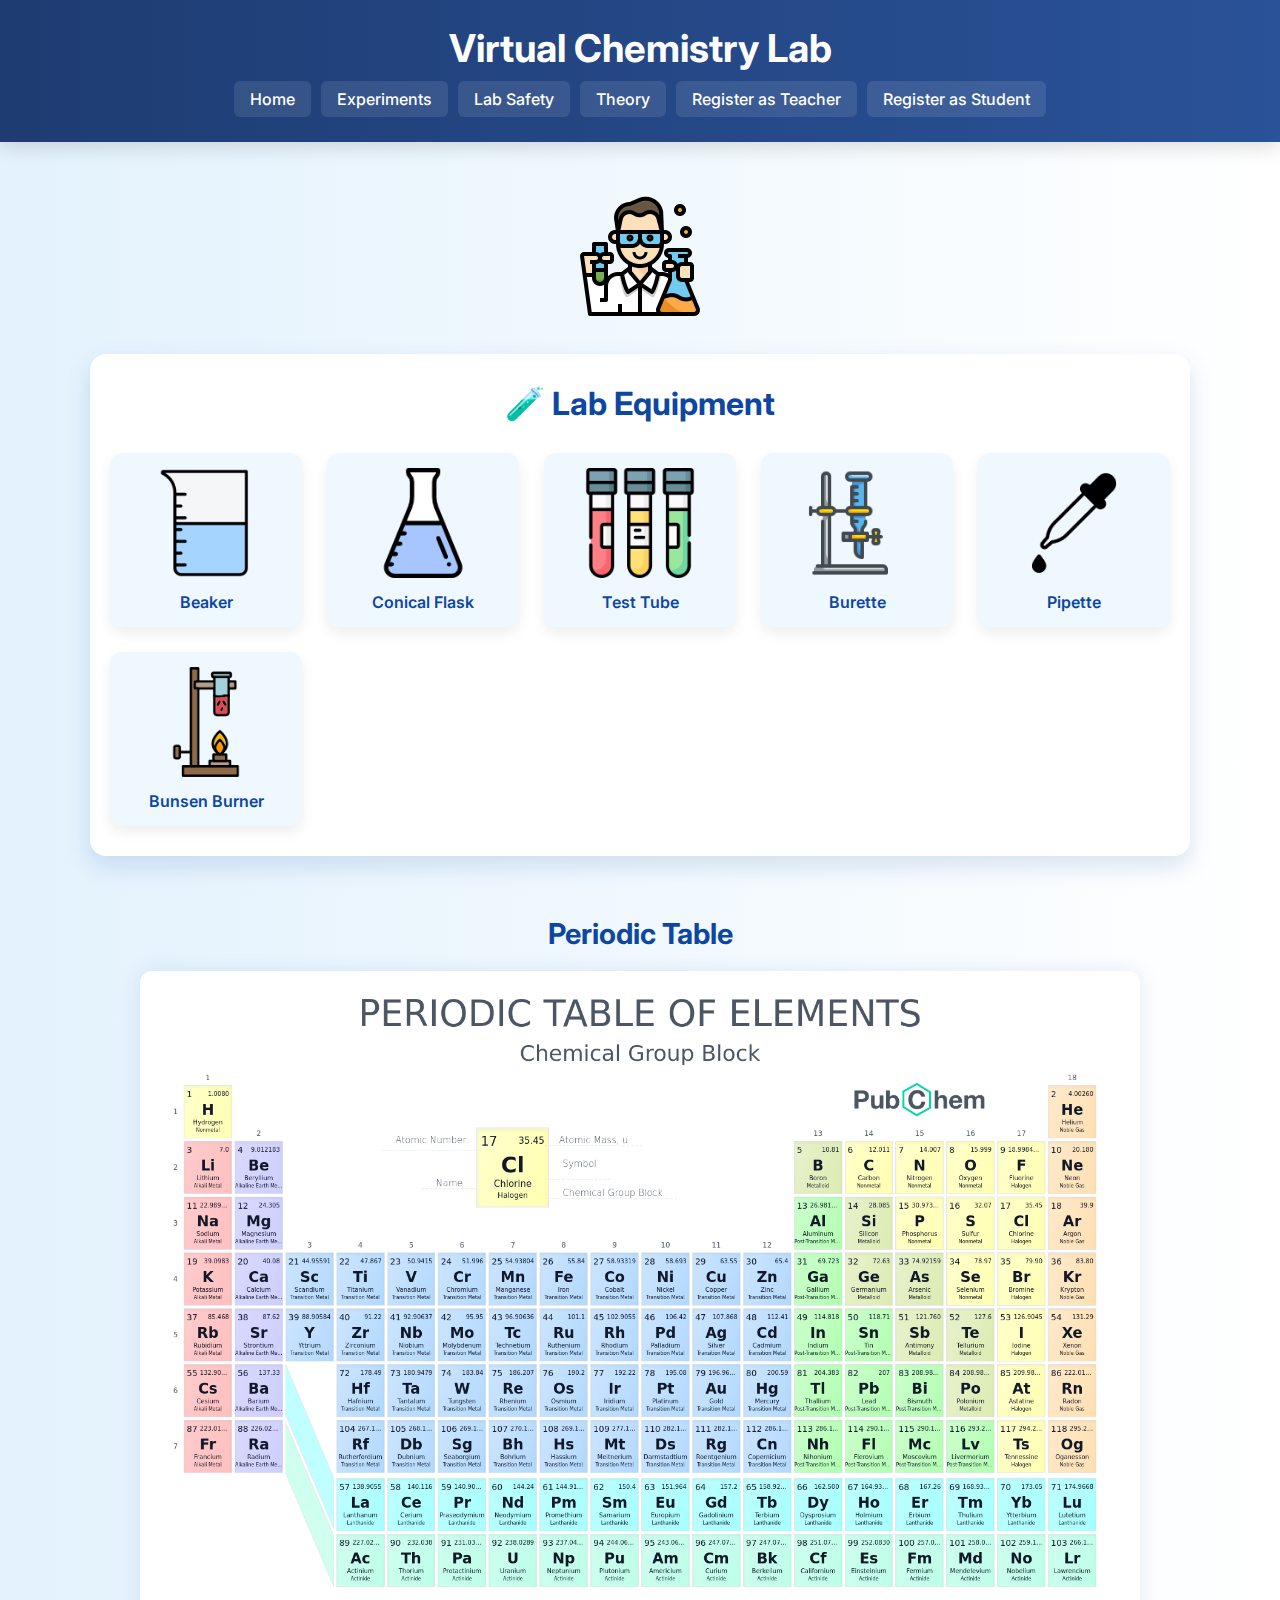
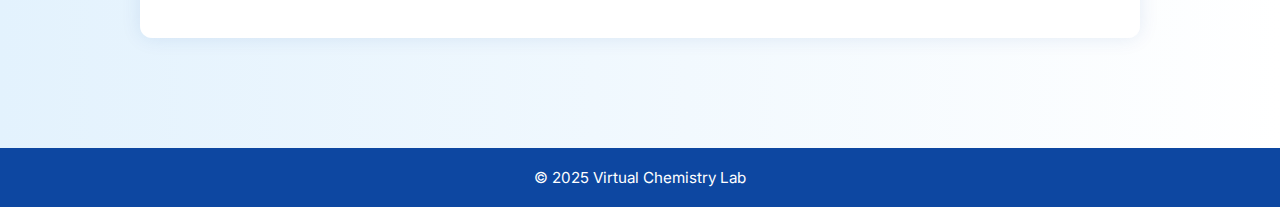
<file: index.html>
<!DOCTYPE html>
<html lang="en">

</head>
<body>
  <header>
    <h1>Virtual Chemistry Lab</h1>
    <nav><head>
  <meta charset="UTF-8" />
  <meta name="viewport" content="width=device-width, initial-scale=1.0" />
  <title>Virtual Chemistry Lab</title>

  <!-- Google Fonts & Font Awesome -->
  <link href="https://fonts.googleapis.com/css2?family=Inter:wght@400;600&display=swap" rel="stylesheet" />
  <link rel="stylesheet" href="https://cdnjs.cloudflare.com/ajax/libs/font-awesome/6.5.0/css/all.min.css" />

  <style>
    * {
      box-sizing: border-box;
      margin: 0;
      padding: 0;
    }

    body {
      font-family: 'Inter', sans-serif;
      background: linear-gradient(to right, #e3f2fd, #ffffff);
      color: #0d47a1;
    }

    header {
      background: linear-gradient(to right, #1e3c72, #2a5298);
      padding: 25px 20px;
      text-align: center;
      color: white;
      
      top: 0;
      z-index: 1000;
      box-shadow: 0 4px 20px rgba(0, 0, 0, 0.15);
    }

    header img {
      width: 100px;
      height: 100px;
      border-radius: 50%;
      box-shadow: 0 0 15px rgba(255, 255, 255, 0.2);
      margin-bottom: 10px;
    }

    header h1 {
      font-size: 2.4em;
      margin-bottom: 10px;
    }

    nav {
      margin-top: 10px;
      display: flex;
      flex-wrap: wrap;
      justify-content: center;
      gap: 10px;
    }

    nav a {
      text-decoration: none;
      color: #ffffff;
      padding: 8px 16px;
      background-color: rgba(255, 255, 255, 0.1);
      border-radius: 6px;
      transition: all 0.3s ease-in-out;
      font-weight: 500;
    }

    nav a:hover {
      background-color: rgba(255, 255, 255, 0.3);
    }

    main {
      padding: 50px 20px;
      text-align: center;
    }

    .equipment-section {
      background: #ffffff;
      margin: 30px auto;
      padding: 30px 20px;
      border-radius: 16px;
      box-shadow: 0 10px 25px rgba(13, 71, 161, 0.15);
      max-width: 1100px;
    }

    .equipment-section h2 {
      color: #0d47a1;
      font-size: 2rem;
      margin-bottom: 30px;
    }

    .equipment-grid {
      display: grid;
      grid-template-columns: repeat(auto-fit, minmax(160px, 1fr));
      gap: 25px;
    }

    .equipment-grid .item {
      background: #f0f8ff;
      padding: 15px;
      border-radius: 12px;
      box-shadow: 0 6px 14px rgba(0, 0, 0, 0.07);
      transition: transform 0.3s ease;
    }

    .equipment-grid .item:hover {
      transform: translateY(-5px);
    }

    .equipment-grid img {
      width: 100%;
      max-height: 110px;
      object-fit: contain;
      margin-bottom: 10px;
    }

    .equipment-grid p {
      font-weight: 600;
      font-size: 1rem;
      color: #0d47a1;
    }

    .periodic-table {
      margin-top: 60px;
    }

    .periodic-table h2 {
      font-size: 1.8rem;
      margin-bottom: 20px;
      color: #0d47a1;
    }

    .periodic-table img {
      width: 95%;
      max-width: 1000px;
      border-radius: 12px;
      box-shadow: 0 0 20px rgba(13, 71, 161, 0.1);
      display: block;
      margin: 0 auto;
    }

    footer {
      text-align: center;
      padding: 20px;
      background: #0d47a1;
      color: white;
      font-size: 0.95em;
      margin-top: 60px;
    }

    @media (max-width: 768px) {
      nav {
        flex-direction: column;
        gap: 8px;
      }

      header img {
        width: 80px;
        height: 80px;
      }

      header h1 {
        font-size: 1.8em;
      }

      .equipment-grid {
        grid-template-columns: repeat(auto-fit, minmax(140px, 1fr));
      }
    }
  </style>


      <a href="index.html">Home</a>
      <a href="experiments.html">Experiments</a>
      <a href="safety.html">Lab Safety</a>
      <a href="theory.html">Theory</a>
      <a href="register_teacher.html">Register as Teacher</a>
      <a href="register_student.html">Register as Student</a>
    </nav>
  </header>

  <main>
     <img src="images/labman.png" alt="Chemistry Lab Man">
    <section class="equipment-section">
      <h2>🧪 Lab Equipment</h2>
      <div class="equipment-grid">
        <div class="item" title="Used for mixing liquids.">
          <img src="images/beaker.png" alt="Beaker">
          <p>Beaker</p>
        </div>
        <div class="item" title="Used to swirl and mix chemicals.">
          <img src="images/flask.png" alt="Conical Flask">
          <p>Conical Flask</p>
        </div>
        <div class="item" title="Used to hold small amounts of liquid.">
          <img src="images/testtube.png" alt="Test Tube">
          <p>Test Tube</p>
        </div>
        <div class="item" title="Used for titration in experiments.">
          <img src="images/burette.png" alt="Burette">
          <p>Burette</p>
        </div>
        <div class="item" title="Used to transfer small volumes of liquids.">
          <img src="images/pipette.png" alt="Pipette">
          <p>Pipette</p>
        </div>
        <div class="item" title="Used to heat substances.">
          <img src="images/bunsenburner.png" alt="Bunsen Burner">
          <p>Bunsen Burner</p>
        </div>
      </div>
    </section>

    <section class="periodic-table">
      <h2>Periodic Table</h2>
      <img src="images/Periodic_Table.png" alt="Periodic Table of Elements">
    </section>
  </main>

  <footer>
    <p>&copy; 2025 Virtual Chemistry Lab</p>
  </footer>
</body>
</html>
</file>
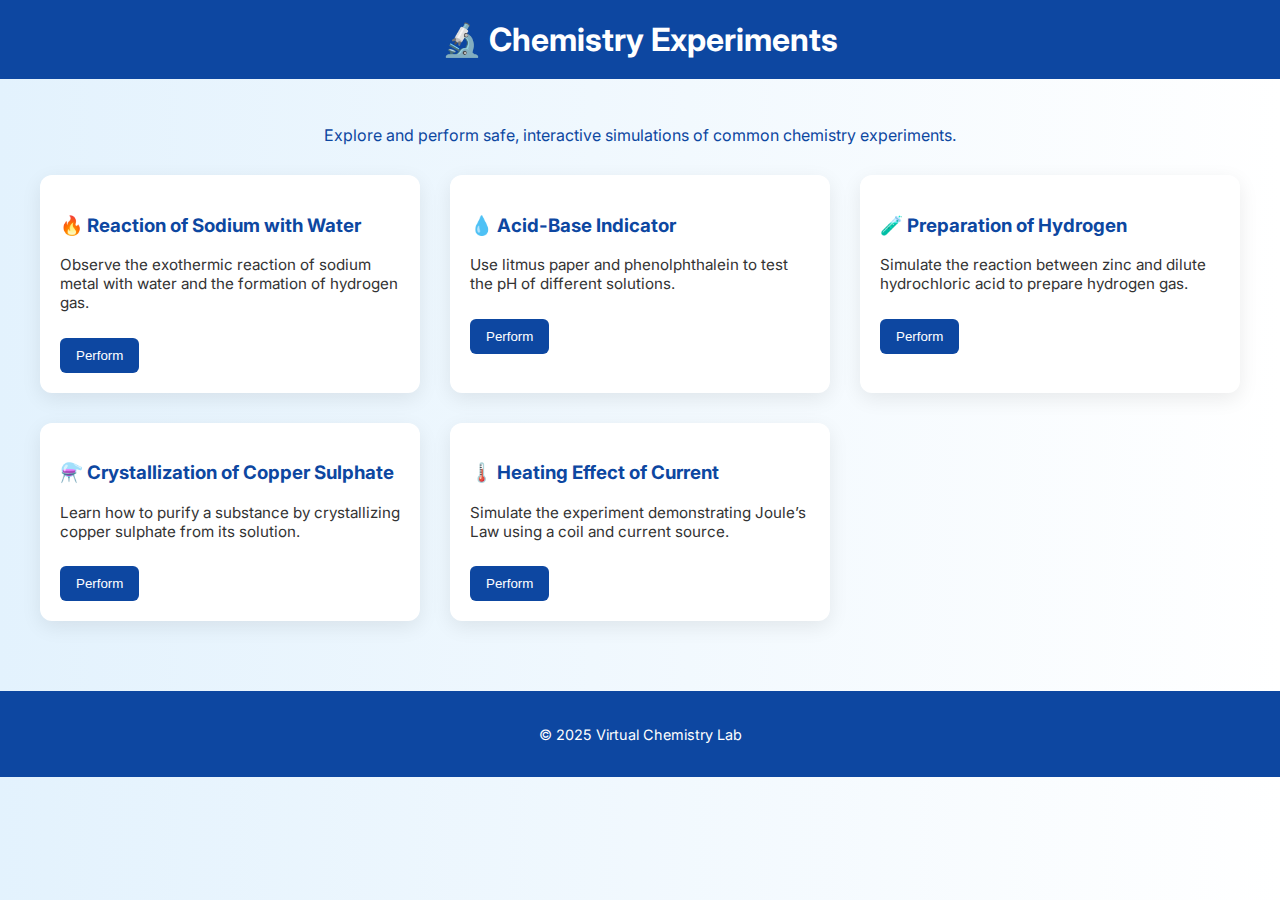
<file: experiments.html>
<!DOCTYPE html>
<html lang="en">
<head>
  <meta charset="UTF-8" />
  <meta name="viewport" content="width=device-width, initial-scale=1.0"/>
  <title>Experiments - Virtual Chemistry Lab</title>
  <link href="https://fonts.googleapis.com/css2?family=Inter:wght@400;600&display=swap" rel="stylesheet"/>
  <style>
    body {
      font-family: 'Inter', sans-serif;
      background: linear-gradient(to right, #e3f2fd, #ffffff);
      margin: 0;
      padding: 0;
      color: #0d47a1;
    }

    header {
      background: #0d47a1;
      color: white;
      padding: 20px 0;
      text-align: center;
    }

    header h1 {
      margin: 0;
      font-size: 2em;
    }

    main {
      padding: 30px;
      max-width: 1200px;
      margin: auto;
    }

    .experiment-grid {
      display: grid;
      grid-template-columns: repeat(auto-fit, minmax(280px, 1fr));
      gap: 30px;
      margin-top: 30px;
    }

    .card {
      background: white;
      border-radius: 12px;
      box-shadow: 0 6px 20px rgba(0,0,0,0.08);
      padding: 20px;
      transition: 0.3s ease-in-out;
    }

    .card:hover {
      transform: translateY(-5px);
    }

    .card h3 {
      color: #0d47a1;
    }

    .card p {
      color: #333;
      font-size: 0.95em;
    }

    .card button {
      margin-top: 10px;
      padding: 10px 16px;
      background: #0d47a1;
      color: white;
      border: none;
      border-radius: 6px;
      cursor: pointer;
      transition: 0.2s;
    }

    .card button:hover {
      background: #003c8f;
    }

    footer {
      text-align: center;
      padding: 20px;
      background: #0d47a1;
      color: white;
      font-size: 0.9em;
      margin-top: 40px;
    }

    @media (max-width: 768px) {
      .card {
        padding: 16px;
      }
    }
  </style>
</head>
<body>
  <header>
    <h1>🔬 Chemistry Experiments</h1>
  </header>

  <main>
    <p style="text-align: center;">Explore and perform safe, interactive simulations of common chemistry experiments.</p>

    <div class="experiment-grid">
      <!-- Experiment 1 -->
      <div class="card">
        <h3>🔥 Reaction of Sodium with Water</h3>
        <p>Observe the exothermic reaction of sodium metal with water and the formation of hydrogen gas.</p>
        <button onclick="alert('Launching simulation...')">Perform</button>
      </div>

      <!-- Experiment 2 -->
      <div class="card">
        <h3>💧 Acid-Base Indicator</h3>
        <p>Use litmus paper and phenolphthalein to test the pH of different solutions.</p>
        <button onclick="alert('Launching simulation...')">Perform</button>
      </div>

      <!-- Experiment 3 -->
      <div class="card">
        <h3>🧪 Preparation of Hydrogen</h3>
        <p>Simulate the reaction between zinc and dilute hydrochloric acid to prepare hydrogen gas.</p>
        <button onclick="alert('Launching simulation...')">Perform</button>
      </div>

      <!-- Experiment 4 -->
      <div class="card">
        <h3>⚗️ Crystallization of Copper Sulphate</h3>
        <p>Learn how to purify a substance by crystallizing copper sulphate from its solution.</p>
        <button onclick="alert('Launching simulation...')">Perform</button>
      </div>

      <!-- Experiment 5 -->
      <div class="card">
        <h3>🌡️ Heating Effect of Current</h3>
        <p>Simulate the experiment demonstrating Joule’s Law using a coil and current source.</p>
        <button onclick="alert('Launching simulation...')">Perform</button>
      </div>
    </div>
  </main>

  <footer>
    <p>&copy; 2025 Virtual Chemistry Lab</p>
  </footer>
</body>
</html>
</file>
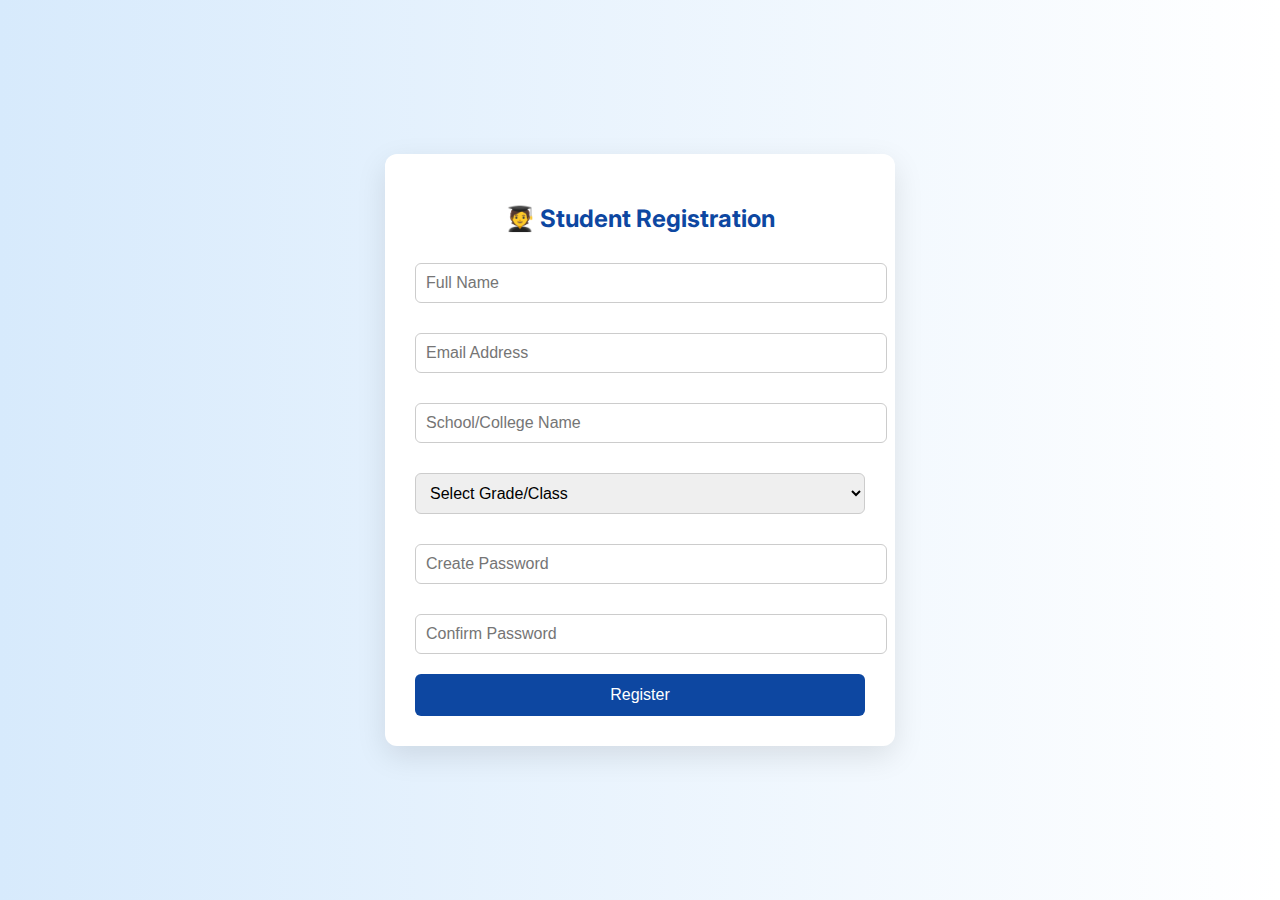
<file: register_student.html>
<!DOCTYPE html>
<html lang="en">
<head>
  <meta charset="UTF-8" />
  <meta name="viewport" content="width=device-width, initial-scale=1.0"/>
  <title>Register as Student - Virtual Chemistry Lab</title>
  <link href="https://fonts.googleapis.com/css2?family=Inter:wght@400;600&display=swap" rel="stylesheet"/>
  <style>
    body {
      font-family: 'Inter', sans-serif;
      background: linear-gradient(to right, #d7eafc, #ffffff);
      display: flex;
      justify-content: center;
      align-items: center;
      min-height: 100vh;
      margin: 0;
    }
    .form-container {
      background: white;
      padding: 30px;
      border-radius: 12px;
      box-shadow: 0 10px 30px rgba(0,0,0,0.1);
      max-width: 450px;
      width: 100%;
    }
    h2 {
      text-align: center;
      color: #0d47a1;
      margin-bottom: 20px;
    }
    input, select {
      width: 100%;
      padding: 10px;
      margin-top: 10px;
      margin-bottom: 20px;
      border: 1px solid #ccc;
      border-radius: 6px;
      font-size: 1em;
    }
    button {
      width: 100%;
      padding: 12px;
      background: #0d47a1;
      color: white;
      border: none;
      border-radius: 6px;
      font-size: 1em;
      cursor: pointer;
      transition: 0.3s ease;
    }
    button:hover {
      background: #003c8f;
    }
  </style>
</head>
<body>
  <div class="form-container">
    <h2>🧑‍🎓 Student Registration</h2>
    <form action="#" method="POST">
      <input type="text" name="name" placeholder="Full Name" required />
      <input type="email" name="email" placeholder="Email Address" required />
      <input type="text" name="school" placeholder="School/College Name" required />
      <select name="grade" required>
        <option value="">Select Grade/Class</option>
        <option value="9">Class 9</option>
        <option value="10">Class 10</option>
        <option value="11">Class 11</option>
        <option value="12">Class 12</option>
        <option value="college">College</option>
      </select>
      <input type="password" name="password" placeholder="Create Password" required />
      <input type="password" name="confirm_password" placeholder="Confirm Password" required />
      <button type="submit">Register</button>
    </form>
  </div>
</body>
</html>
</file>
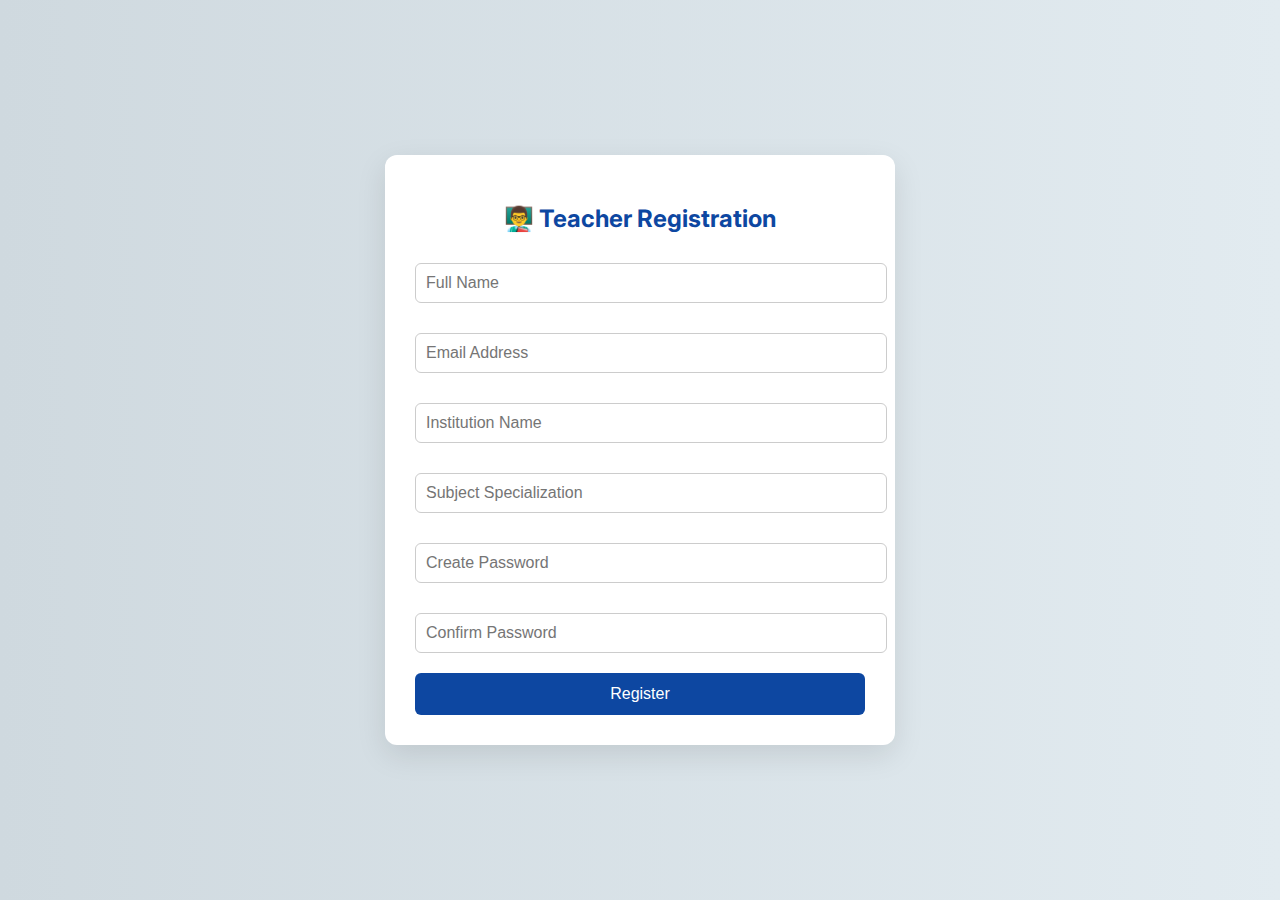
<file: register_teacher.html>
<!DOCTYPE html>
<html lang="en">
<head>
  <meta charset="UTF-8" />
  <meta name="viewport" content="width=device-width, initial-scale=1.0"/>
  <title>Register as Teacher - Virtual Chemistry Lab</title>
  <link href="https://fonts.googleapis.com/css2?family=Inter:wght@400;600&display=swap" rel="stylesheet"/>
  <style>
    body {
      font-family: 'Inter', sans-serif;
      background: linear-gradient(to right, #cfd9df, #e2ebf0);
      display: flex;
      justify-content: center;
      align-items: center;
      min-height: 100vh;
      margin: 0;
    }
    .form-container {
      background: white;
      padding: 30px;
      border-radius: 12px;
      box-shadow: 0 10px 30px rgba(0,0,0,0.1);
      max-width: 450px;
      width: 100%;
    }
    h2 {
      text-align: center;
      color: #0d47a1;
      margin-bottom: 20px;
    }
    input, select, textarea {
      width: 100%;
      padding: 10px;
      margin-top: 10px;
      margin-bottom: 20px;
      border: 1px solid #ccc;
      border-radius: 6px;
      font-size: 1em;
    }
    button {
      width: 100%;
      padding: 12px;
      background: #0d47a1;
      color: white;
      border: none;
      border-radius: 6px;
      font-size: 1em;
      cursor: pointer;
      transition: 0.3s ease;
    }
    button:hover {
      background: #003c8f;
    }
  </style>
</head>
<body>
  <div class="form-container">
    <h2>👨‍🏫 Teacher Registration</h2>
    <form action="#" method="POST">
      <input type="text" name="name" placeholder="Full Name" required />
      <input type="email" name="email" placeholder="Email Address" required />
      <input type="text" name="institution" placeholder="Institution Name" required />
      <input type="text" name="subject" placeholder="Subject Specialization" required />
      <input type="password" name="password" placeholder="Create Password" required />
      <input type="password" name="confirm_password" placeholder="Confirm Password" required />
      <button type="submit">Register</button>
    </form>
  </div>
</body>
</html>
</file>
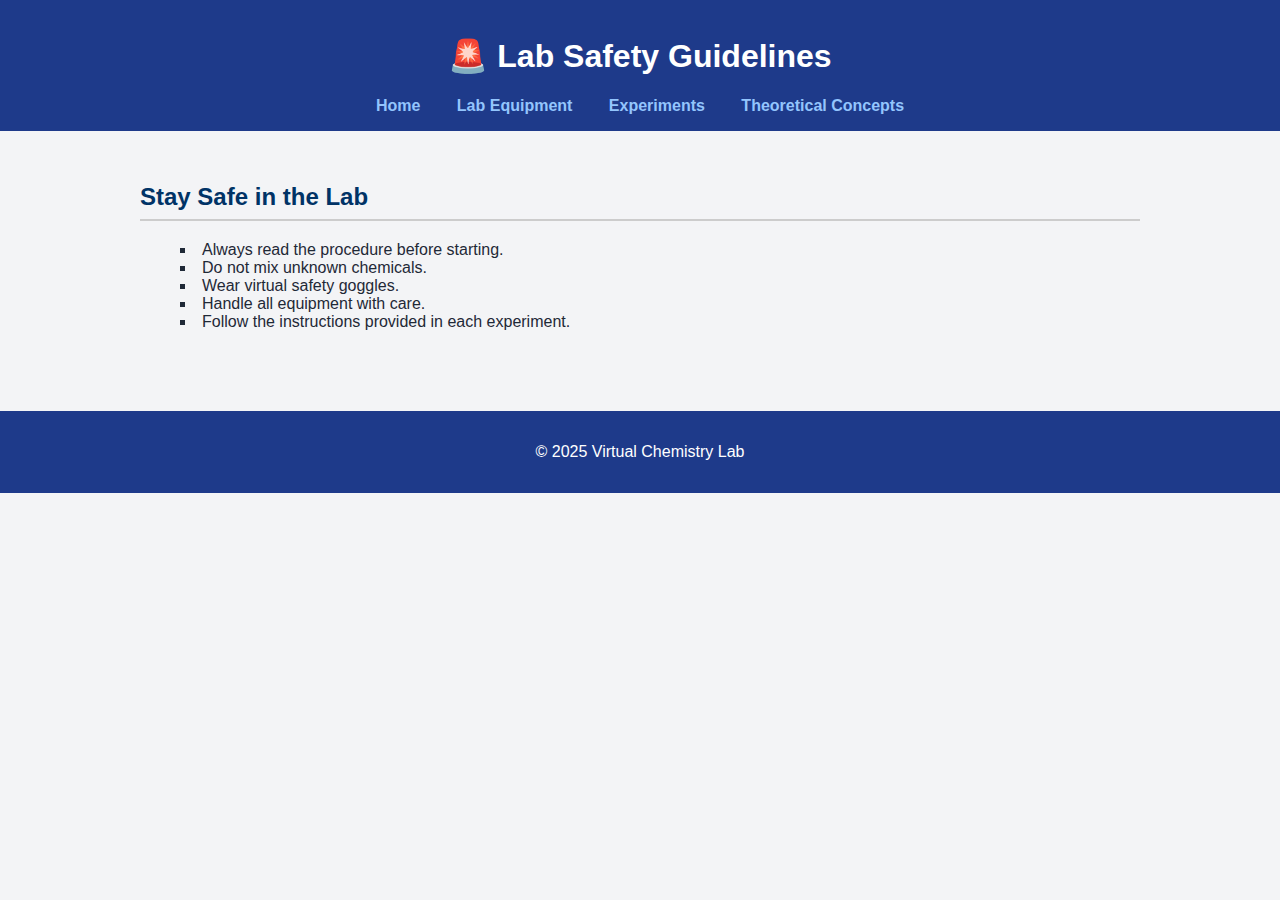
<file: safety.html>
<!DOCTYPE html>
<html lang="en">
<head>
  <meta charset="UTF-8">
  <meta name="viewport" content="width=device-width, initial-scale=1.0">
  <title>Lab Safety Guidelines</title>
  <link rel="stylesheet" href="styles.css">
</head>
<body>
  <header>
    <h1>🚨 Lab Safety Guidelines</h1>
    <nav>
      <a href="index.html">Home</a>
      <a href="equipment.html">Lab Equipment</a>
      <a href="experiments.html">Experiments</a>
      <a href="theory.html">Theoretical Concepts</a>
    </nav>
  </header>

  <section>
    <h2>Stay Safe in the Lab</h2>
    <ul>
      <li>Always read the procedure before starting.</li>
      <li>Do not mix unknown chemicals.</li>
      <li>Wear virtual safety goggles.</li>
      <li>Handle all equipment with care.</li>
      <li>Follow the instructions provided in each experiment.</li>
    </ul>
  </section>

  <footer>
    <p>&copy; 2025 Virtual Chemistry Lab</p>
  </footer>
</body>
</html>
</file>
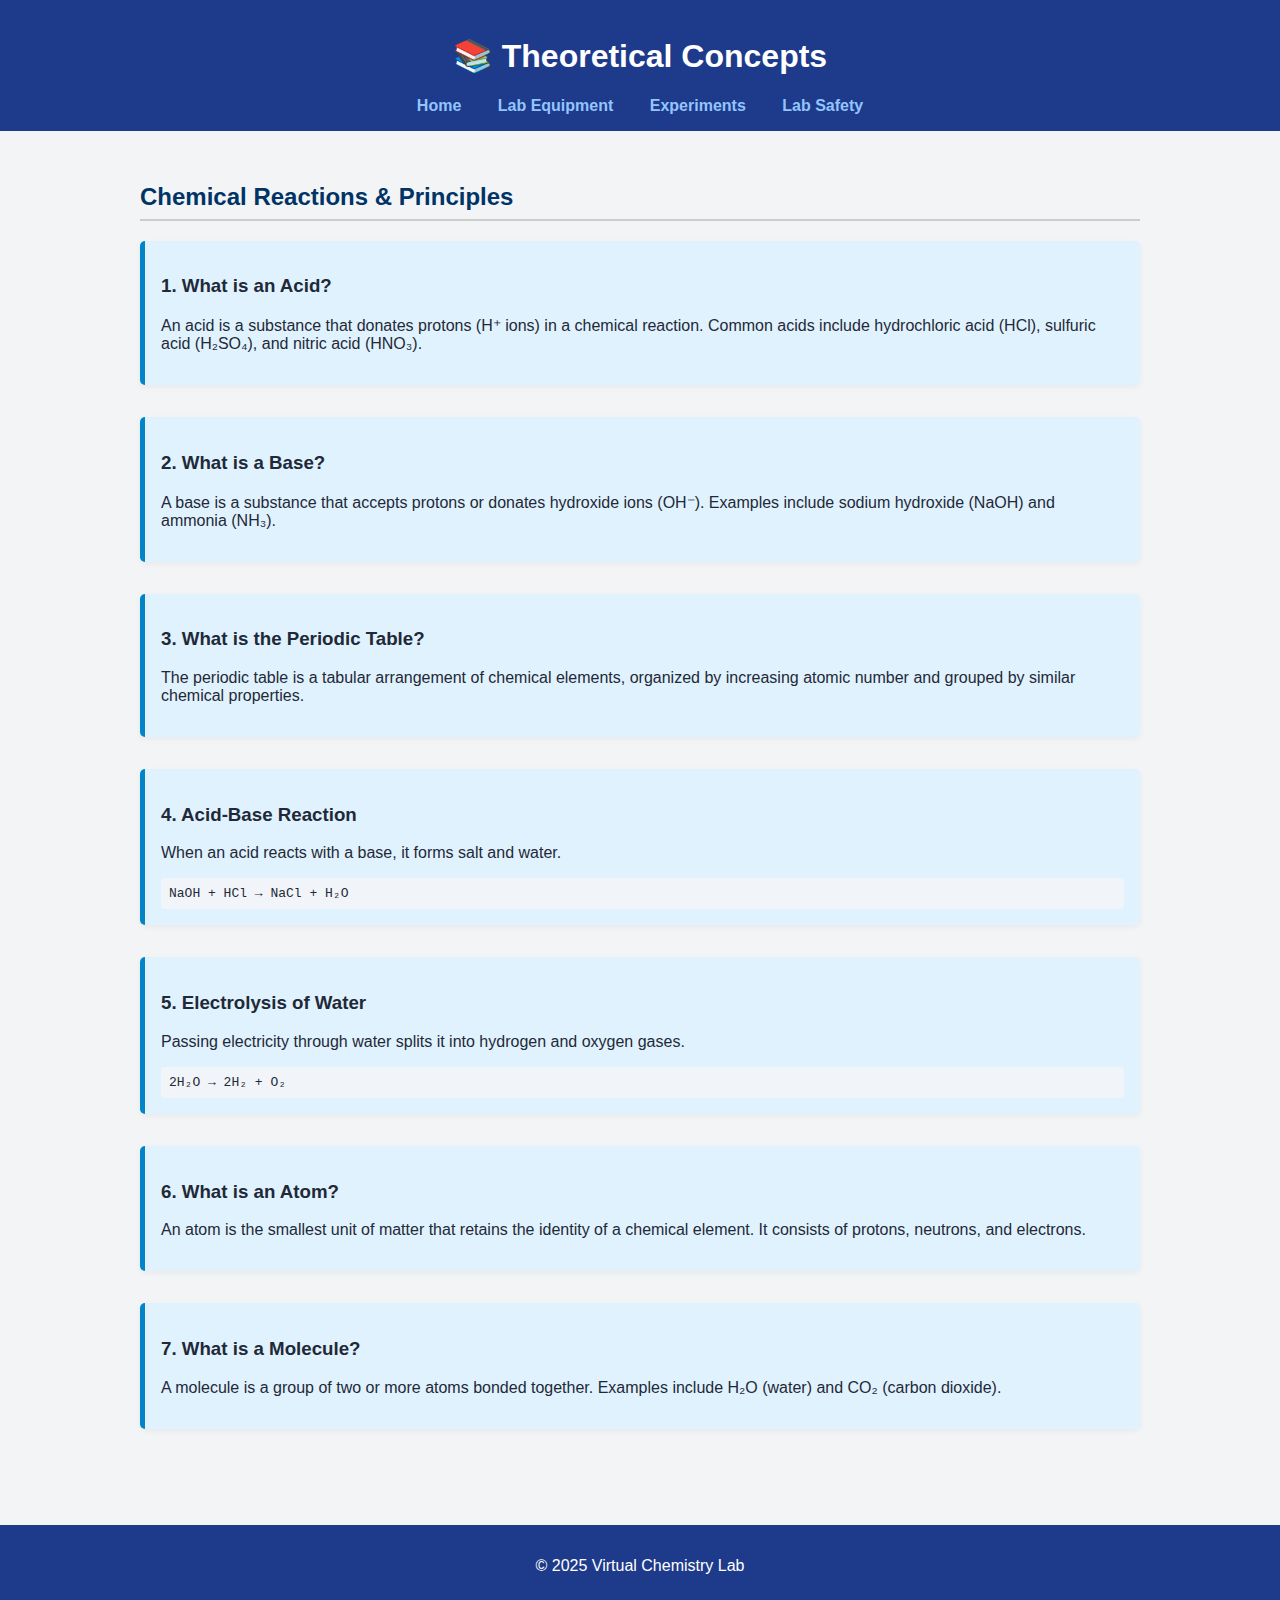
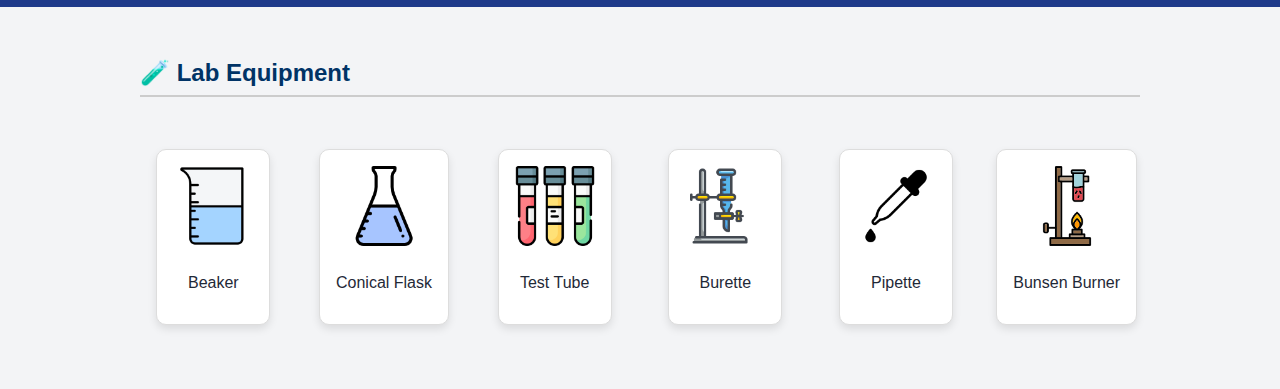
<file: theory.html>
<!DOCTYPE html>
<html lang="en">
<head>
  <meta charset="UTF-8">
  <meta name="viewport" content="width=device-width, initial-scale=1.0">
  <title>Theory</title>
  <link rel="stylesheet" href="styles.css">
</head>
<body>
  <header>
    <h1>📚 Theoretical Concepts</h1>
    <nav>
      <a href="index.html">Home</a>
      <a href="equipment.html">Lab Equipment</a>
      <a href="experiments.html">Experiments</a>
      <a href="safety.html">Lab Safety</a>
    </nav>
  </header>

  <section>
    <h2>Chemical Reactions & Principles</h2>
    <div class="concept">
      <h3>1. What is an Acid?</h3>
      <p>An acid is a substance that donates protons (H⁺ ions) in a chemical reaction. Common acids include hydrochloric acid (HCl), sulfuric acid (H₂SO₄), and nitric acid (HNO₃).</p>
    </div>

    <div class="concept">
      <h3>2. What is a Base?</h3>
      <p>A base is a substance that accepts protons or donates hydroxide ions (OH⁻). Examples include sodium hydroxide (NaOH) and ammonia (NH₃).</p>
    </div>

    <div class="concept">
      <h3>3. What is the Periodic Table?</h3>
      <p>The periodic table is a tabular arrangement of chemical elements, organized by increasing atomic number and grouped by similar chemical properties.</p>
    </div>

    <div class="concept">
      <h3>4. Acid-Base Reaction</h3>
      <p>When an acid reacts with a base, it forms salt and water.</p>
      <code>NaOH + HCl → NaCl + H₂O</code>
    </div>

    <div class="concept">
      <h3>5. Electrolysis of Water</h3>
      <p>Passing electricity through water splits it into hydrogen and oxygen gases.</p>
      <code>2H₂O → 2H₂ + O₂</code>
    </div>

    <div class="concept">
      <h3>6. What is an Atom?</h3>
      <p>An atom is the smallest unit of matter that retains the identity of a chemical element. It consists of protons, neutrons, and electrons.</p>
    </div>

    <div class="concept">
      <h3>7. What is a Molecule?</h3>
      <p>A molecule is a group of two or more atoms bonded together. Examples include H₂O (water) and CO₂ (carbon dioxide).</p>
    </div>
  </section>

  <footer>
    <p>&copy; 2025 Virtual Chemistry Lab</p>
  </footer>
</body>
</html>

<section id="equipment">
    <h2>🧪 Lab Equipment</h2>
    <div class="equipment-grid">
      <div class="item" title="Used for mixing liquids.">
        <img src="images/beaker.png" alt="Beaker">
        <p>Beaker</p>
      </div>
      <div class="item" title="Used to swirl and mix chemicals.">
        <img src="images/flask.png" alt="Conical Flask">
        <p>Conical Flask</p>
      </div>
      <div class="item" title="Used to hold small amounts of liquid.">
        <img src="images/testtube.png" alt="Test Tube">
        <p>Test Tube</p>
      </div>
      <div class="item" title="Used for titration in experiments.">
        <img src="images/burette.png" alt="Burette">
        <p>Burette</p>
      </div>
      <div class="item" title="Used to transfer small volumes of liquids.">
        <img src="images/pipette.png" alt="Pipette">
        <p>Pipette</p>
      </div>
      <div class="item" title="Used to heat substances.">
        <img src="images/bunsenburner.png" alt="Bunsen Burner">
        <p>Bunsen Burner</p>
      </div>
    </div>
  </section>
</file>
<file: styles.css>
body {
      margin: 0;
      font-family: 'Segoe UI', Tahoma, Geneva, Verdana, sans-serif;
      background-color: #f0f8ff;
      color: #222;
    }

    header {
      background-color: #003366;
      color: white;
      padding: 2rem;
      text-align: center;
    }

    nav a {
      margin: 0 1rem;
      text-decoration: none;
      color: #aad6ff;
      font-weight: bold;
    }

    section {
      padding: 2rem;
      max-width: 1000px;
      margin: auto;
    }

    h2 {
      color: #003366;
      border-bottom: 2px solid #ccc;
      padding-bottom: 0.5rem;
    }

    .equipment-grid {
      display: grid;
      grid-template-columns: repeat(auto-fit, minmax(150px, 1fr));
      gap: 1.5rem;
      margin-top: 1rem;
    }

    .item {
      background-color: white;
      border: 1px solid #ddd;
      border-radius: 10px;
      padding: 1rem;
      text-align: center;
      box-shadow: 0 4px 8px rgba(0,0,0,0.1);
    }

    .item img {
      max-width: 100px;
      height: auto;
      margin-bottom: 0.5rem;
    }

    ul {
      list-style: square inside;
      margin-top: 1rem;
    }

    .concept {
      background-color: #ffffff;
      border-left: 4px solid #0077cc;
      padding: 1rem;
      margin-top: 1rem;
      border-radius: 5px;
      box-shadow: 0 2px 6px rgba(0,0,0,0.05);
    }

    code {
      display: block;
      margin-top: 0.5rem;
      background: #eef;
      padding: 0.5rem;
      border-radius: 4px;
      font-family: 'Courier New', Courier, monospace;
    }

    footer {
      background: #003366;
      color: white;
      text-align: center;
      padding: 1rem;
      margin-top: 3rem;
    }
    /* General Styles */
body {
  font-family: 'Segoe UI', Tahoma, Geneva, Verdana, sans-serif;
  margin: 0;
  padding: 0;
  background-color: #f3f4f6;
  color: #1f2937;
}

header {
  background-color: #1e3a8a;
  color: white;
  padding: 1rem;
  text-align: center;
}

nav {
  margin-top: 1rem;
}

nav a {
  margin: 0 1rem;
  text-decoration: none;
  color: #93c5fd;
  font-weight: bold;
}

nav a:hover {
  color: white;
}

section {
  padding: 2rem;
}

footer {
  background-color: #1e3a8a;
  color: white;
  text-align: center;
  padding: 1rem;
  margin-top: 2rem;
}

/* Equipment Grid */
.equipment-grid {
  display: grid;
  grid-template-columns: repeat(auto-fit, minmax(120px, 1fr));
  gap: 1.5rem;
  justify-items: center;
  padding: 2rem 0;
}

.item {
  text-align: center;
  transition: transform 0.2s ease;
}

.item img {
  width: 80px;
  height: auto;
  margin-bottom: 0.5rem;
}

.item:hover {
  transform: scale(1.05);
}

/* Theory Concepts */
.concept {
  margin-bottom: 2rem;
  background-color: #e0f2fe;
  padding: 1rem;
  border-left: 5px solid #0284c7;
}

.concept code {
  display: block;
  background-color: #f1f5f9;
  padding: 0.5rem;
  margin-top: 0.5rem;
  font-family: monospace;
}

/* Experiments */
.experiment {
  margin-bottom: 2rem;
  background-color: #fff;
  padding: 1rem;
  border: 1px solid #cbd5e1;
  border-radius: 8px;
  box-shadow: 0 0 10px rgba(0, 0, 0, 0.05);
}

.experiment button {
  background-color: #2563eb;
  color: white;
  padding: 0.5rem 1rem;
  border: none;
  border-radius: 5px;
  cursor: pointer;
  margin-top: 0.5rem;
}

.experiment button:hover {
  background-color: #1d4ed8;
}
#periodic-table {
  text-align: center;
  margin: 3rem auto;
  padding: 1rem;
  background-color: #eaf4fc;
  border-radius: 12px;
  box-shadow: 0 0 10px rgba(0, 123, 255, 0.2);
}

#periodic-table h2 {
  font-size: 1.8rem;
  margin-bottom: 1rem;
  color: #1a237e;
}

.ptable-image img {
  max-width: 90%;
  height: auto;
  border-radius: 10px;
  box-shadow: 0 0 20px rgba(33, 150, 243, 0.4);
  opacity: 0;
  transform: scale(0.95);
  animation: fadeZoom 1.2s ease-out forwards;
}

@keyframes fadeZoom {
  to {
    opacity: 1;
    transform: scale(1);
  }
}
</file>
